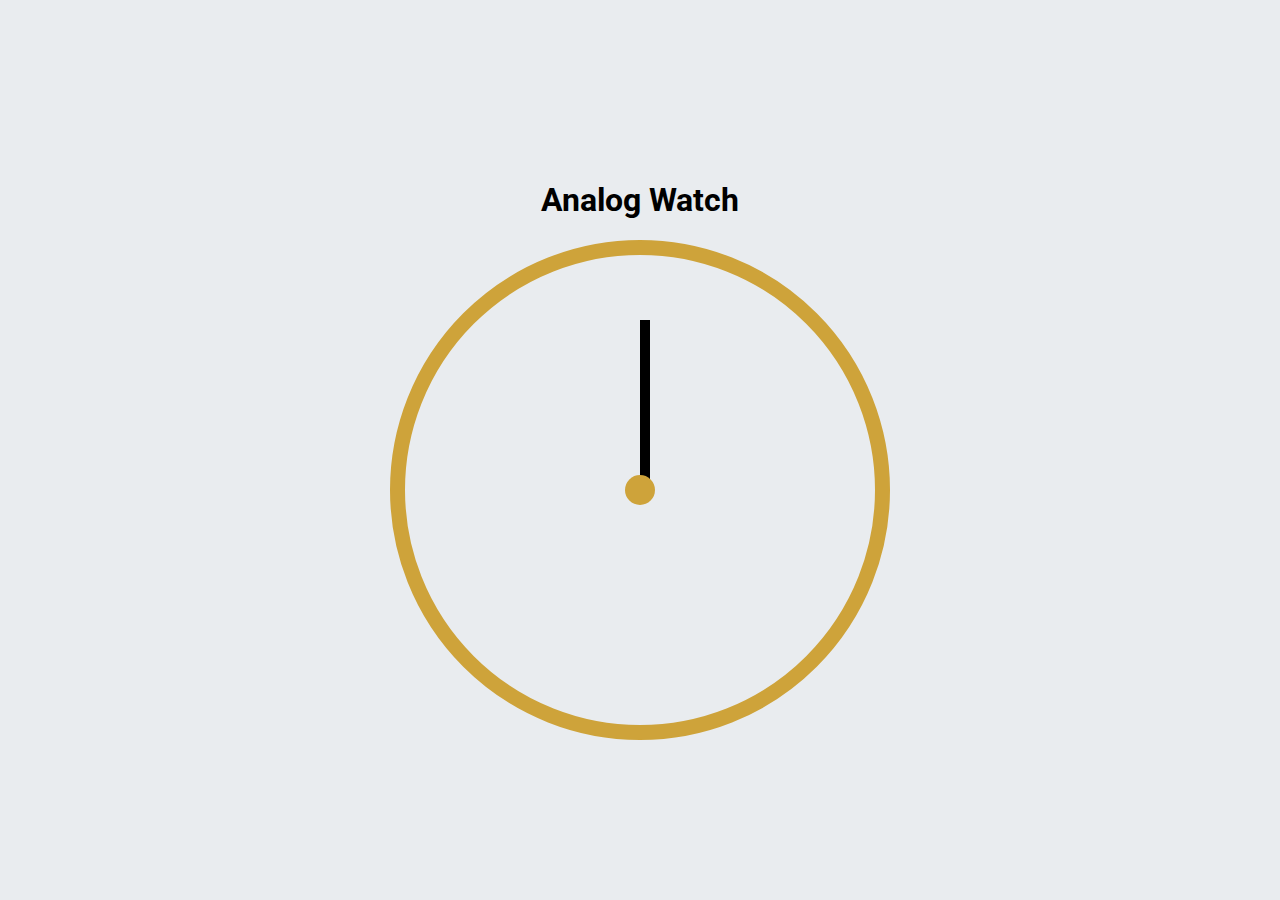
<file: clock/index.html>
<!DOCTYPE html>
<html lang="en">

<head>
    <meta charset="UTF-8" />
    <meta name="viewport" content="width=device-width, initial-scale=1.0" />
    <link rel="stylesheet" href="https://cdnjs.cloudflare.com/ajax/libs/font-awesome/5.15.1/css/all.min.css"
        integrity="sha512-+4zCK9k+qNFUR5X+cKL9EIR+ZOhtIloNl9GIKS57V1MyNsYpYcUrUeQc9vNfzsWfV28IaLL3i96P9sdNyeRssA=="
        crossorigin="anonymous" />
    <link rel="stylesheet" href="style.css" />
    <title>Analog Watch</title>
</head>

<body>
    <h1>Analog Watch</h1>
    <div class="clock">
        <div class="clock-inner">
            <div class="hand-hour"></div>
            <div class="hand-minute"></div>
            <div class="hand-second"></div>
            <div class="circle"></div>
        </div>
    </div>
    <script src="script.js"></script>
</body>

</html>
</file>
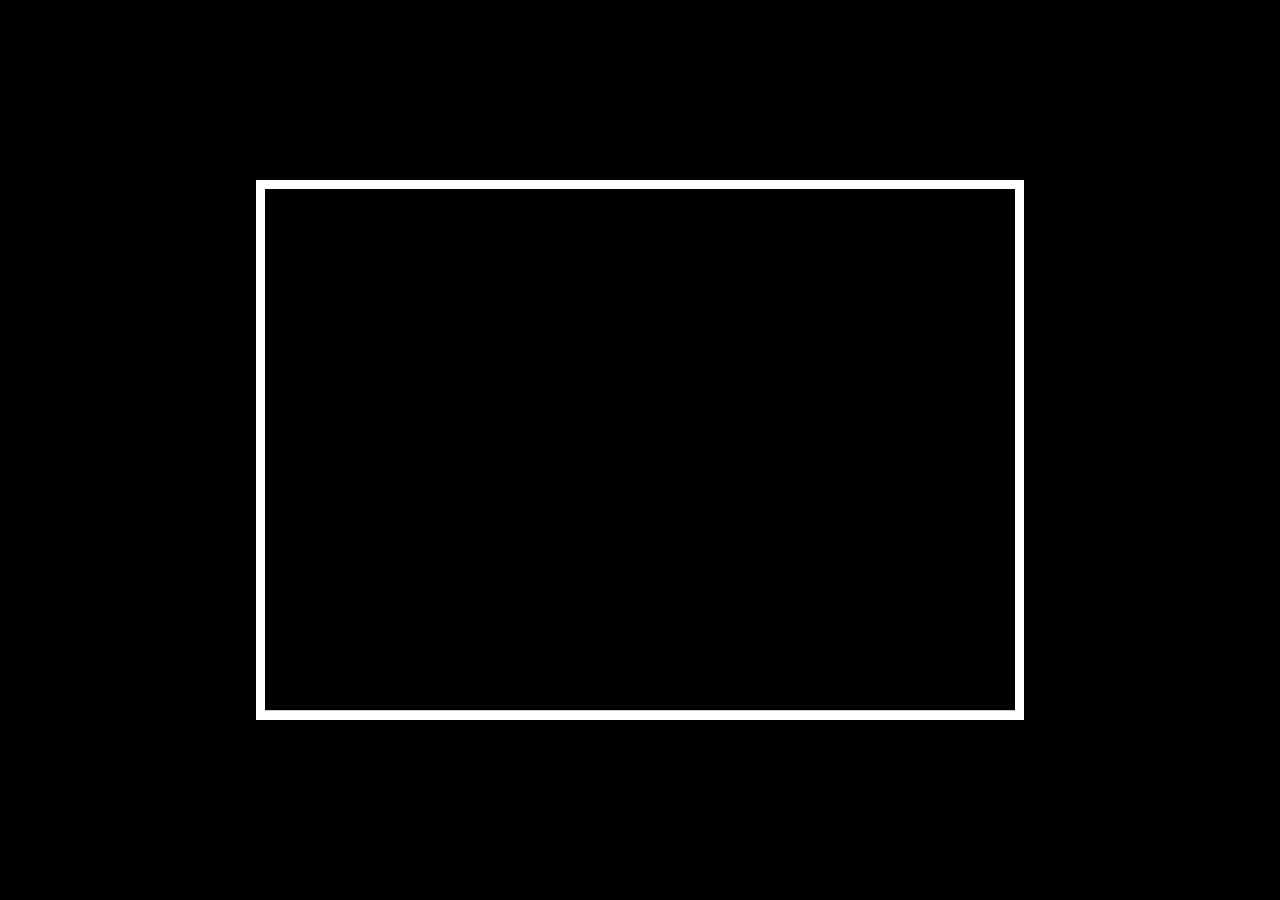
<file: expanding-cards2/index.html>
<!DOCTYPE html>
<html lang="en">

<head>
    <meta charset="UTF-8">
    <meta name="viewport" content="width=device-width, initial-scale=1.0">
    <link rel="stylesheet" href="https://cdnjs.cloudflare.com/ajax/libs/font-awesome/5.15.1/css/all.min.css"
        integrity="sha512-+4zCK9k+qNFUR5X+cKL9EIR+ZOhtIloNl9GIKS57V1MyNsYpYcUrUeQc9vNfzsWfV28IaLL3i96P9sdNyeRssA=="
        crossorigin="anonymous" />
    <link rel="stylesheet" href="style.css">
    <title>Expanding Cards2</title>
</head>

<body>
    <div class="container">

    </div>
    <script src="script.js"></script>
</body>

</html>
</file>
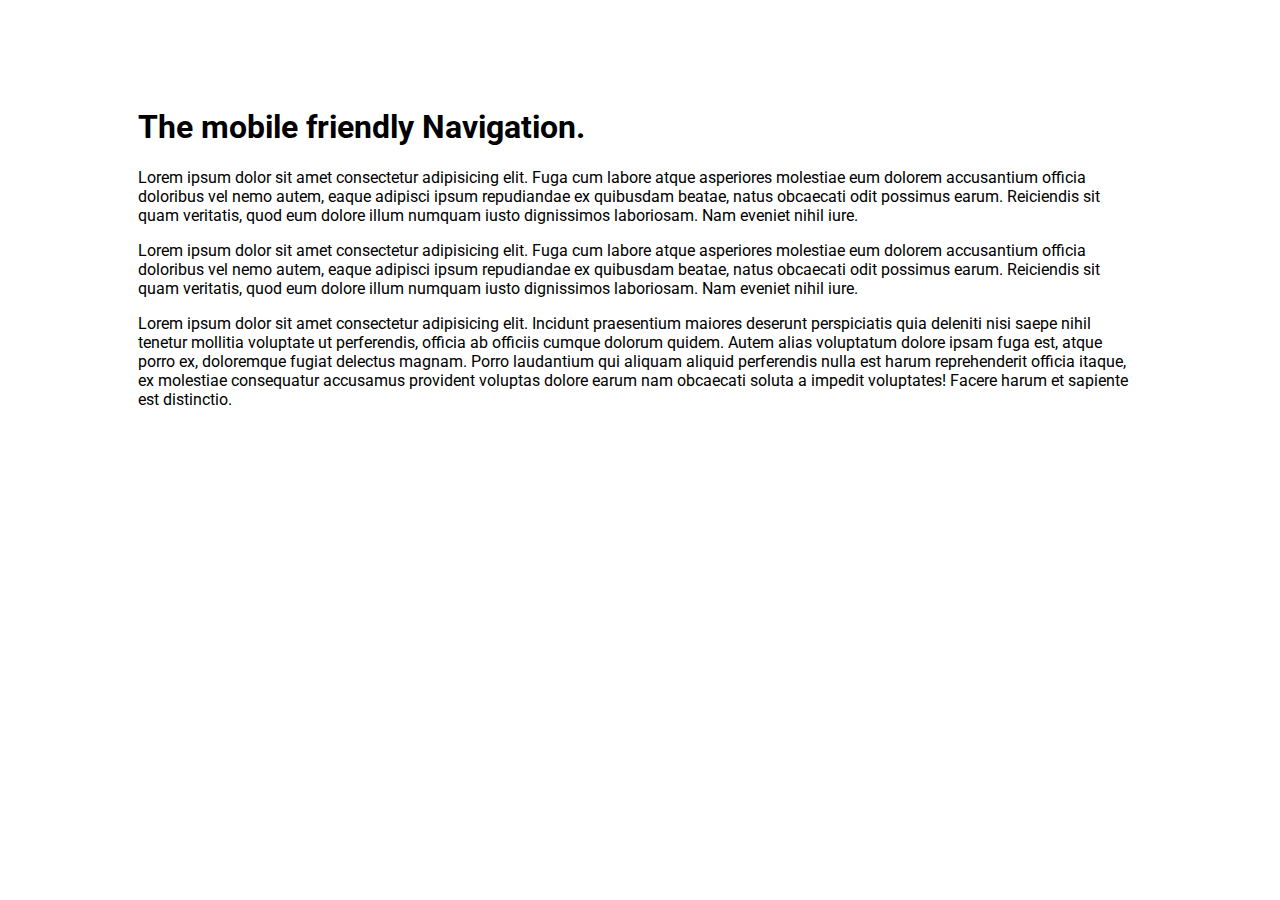
<file: fade-in-menu/index.html>
<!DOCTYPE html>
<html lang="en">

<head>
    <meta charset="UTF-8">
    <meta name="viewport" content="width=device-width, initial-scale=1.0">
    <link rel="stylesheet" href="https://cdnjs.cloudflare.com/ajax/libs/font-awesome/5.15.1/css/all.min.css"
        integrity="sha512-+4zCK9k+qNFUR5X+cKL9EIR+ZOhtIloNl9GIKS57V1MyNsYpYcUrUeQc9vNfzsWfV28IaLL3i96P9sdNyeRssA=="
        crossorigin="anonymous" />
    <link rel="stylesheet" href="style.css">
    <title>Navigation</title>
</head>

<body>
    <button class="nav-btn open-btn">
        <a href="#nav"><i class="fas fa-bars"></i></a>
    </button>
    <div class="nav" id="nav">
        <button class="nav-btn close-btn">
            <a href="#"><i class="fas fa-times"></i></a>
        </button>
        <ul>
            <li>Home</li>
            <li>About</li>
            <li>Projects</li>
            <li>Contact</li>
        </ul>
    </div>
    <div class="container">
        <h1>The mobile friendly Navigation.</h1>
        <p>Lorem ipsum dolor sit amet consectetur adipisicing elit. Fuga cum labore atque asperiores molestiae eum
            dolorem
            accusantium officia doloribus vel nemo autem, eaque adipisci ipsum repudiandae ex quibusdam beatae, natus
            obcaecati odit possimus earum. Reiciendis sit quam veritatis, quod eum dolore illum numquam iusto
            dignissimos
            laboriosam. Nam eveniet nihil iure.</p>
        <p>Lorem ipsum dolor sit amet consectetur adipisicing elit. Fuga cum labore atque asperiores molestiae eum
            dolorem
            accusantium officia doloribus vel nemo autem, eaque adipisci ipsum repudiandae ex quibusdam beatae, natus
            obcaecati odit possimus earum. Reiciendis sit quam veritatis, quod eum dolore illum numquam iusto
            dignissimos
            laboriosam. Nam eveniet nihil iure.</p>
        <p>Lorem ipsum dolor sit amet consectetur adipisicing elit. Incidunt praesentium maiores deserunt perspiciatis
            quia
            deleniti nisi saepe nihil tenetur mollitia voluptate ut perferendis, officia ab officiis cumque dolorum
            quidem.
            Autem alias voluptatum dolore ipsam fuga est, atque porro ex, doloremque fugiat delectus magnam. Porro
            laudantium qui aliquam aliquid perferendis nulla est harum reprehenderit officia itaque, ex molestiae
            consequatur accusamus provident voluptas dolore earum nam obcaecati soluta a impedit voluptates! Facere
            harum et
            sapiente est distinctio.</p>
    </div>
    <script src="script.js"></script>
</body>

</html>
</file>
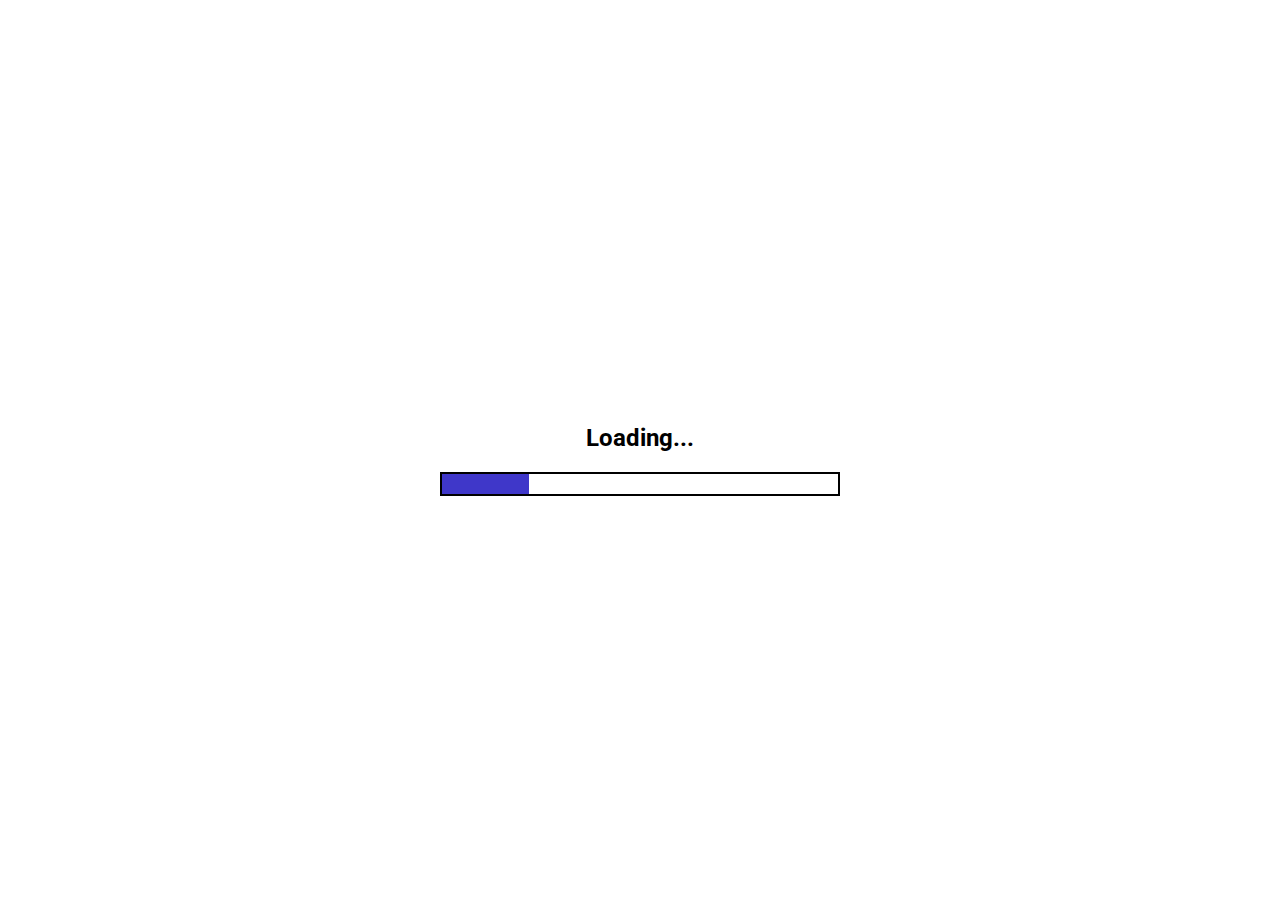
<file: loading/index.html>
<!DOCTYPE html>
<html lang="en">

<head>
    <meta charset="UTF-8">
    <meta name="viewport" content="width=device-width, initial-scale=1.0">
    <link rel="stylesheet" href="https://cdnjs.cloudflare.com/ajax/libs/font-awesome/5.15.1/css/all.min.css"
        integrity="sha512-+4zCK9k+qNFUR5X+cKL9EIR+ZOhtIloNl9GIKS57V1MyNsYpYcUrUeQc9vNfzsWfV28IaLL3i96P9sdNyeRssA=="
        crossorigin="anonymous" />
    <link rel="stylesheet" href="style.css">
    <title>Page Loading</title>
</head>

<body>
    <div class="container">
        <h1>The Main Content appears here.</h1>
        <p>Lorem ipsum dolor sit amet consectetur, adipisicing elit. Consectetur ea sapiente facere doloremque
            voluptatum earum fuga praesentium numquam rem. Temporibus quas qui maiores dolore, fugit esse soluta at
            nisi
            minus nulla, amet dignissimos aspernatur suscipit! Molestiae et quia quibusdam, cupiditate tempora
            dolore
            maiores ipsam rem velit, beatae esse fugiat earum sed voluptatibus explicabo iure est porro tenetur qui
            ullam. Dignissimos impedit expedita, sit iste, odit dolorum ab vero incidunt provident facilis atque
            consectetur, adipisci voluptate officiis nam ut illo repellendus repellat! Numquam exercitationem at qui
            veniam vero inventore, quaerat iure culpa omnis praesentium dolore? Nostrum quae dolores distinctio
            repudiandae neque.</p>
    </div>

    <div class="overlay">
        <h2>Loading...</h2>
        <div class="progress">
            <div class="progress-value"></div>
        </div>
    </div>

    </div>

    <script src="script.js"></script>
</body>

</html>
</file>
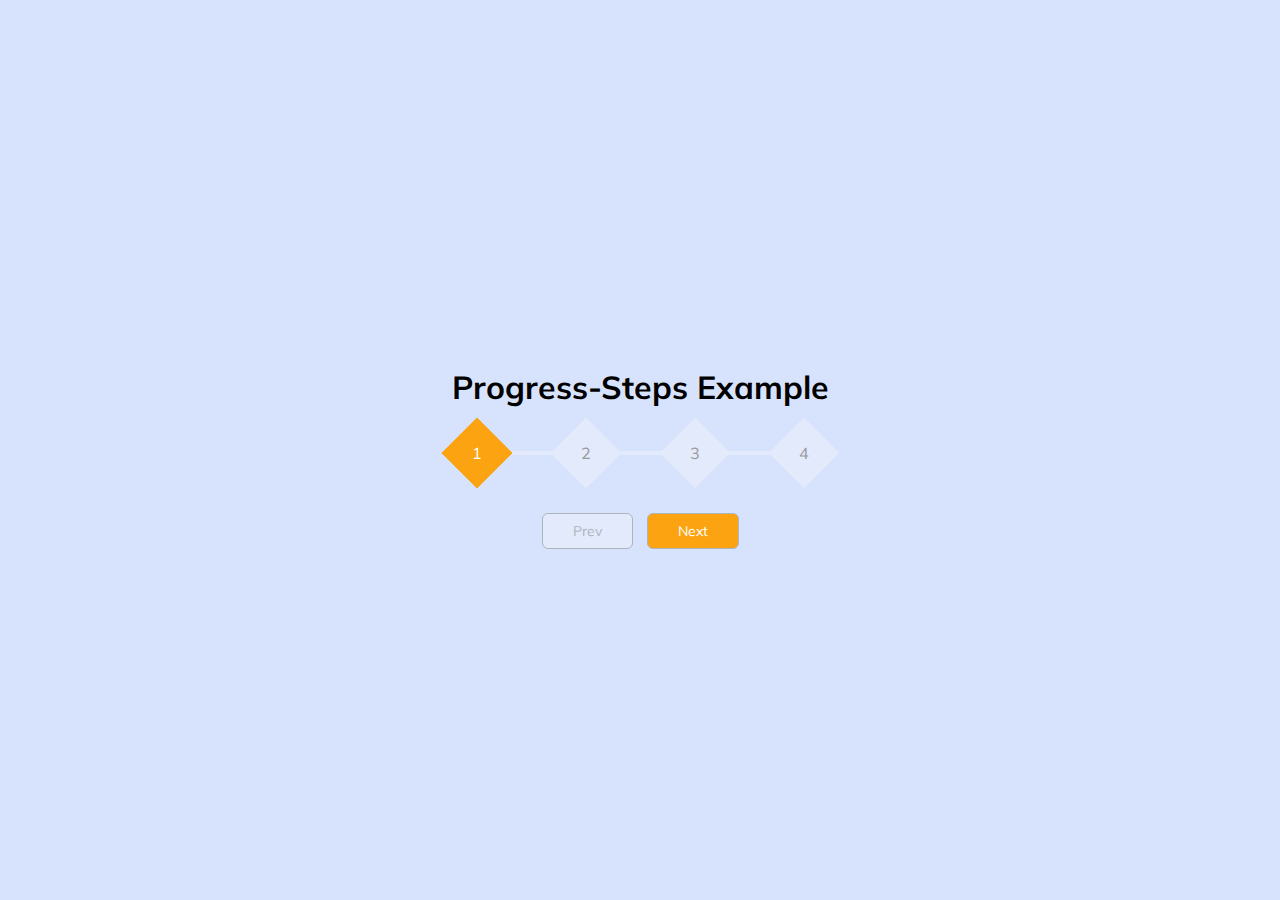
<file: progress/index.html>
<!DOCTYPE html>
<html lang="en">

<head>
    <meta charset="UTF-8">
    <meta name="viewport" content="width=device-width, initial-scale=1.0">
    <link rel="stylesheet" href="https://cdnjs.cloudflare.com/ajax/libs/font-awesome/5.15.1/css/all.min.css"
        integrity="sha512-+4zCK9k+qNFUR5X+cKL9EIR+ZOhtIloNl9GIKS57V1MyNsYpYcUrUeQc9vNfzsWfV28IaLL3i96P9sdNyeRssA=="
        crossorigin="anonymous" />
    <link rel="stylesheet" href="style.css">
    <title>Progress Steps</title>
</head>

<body>
    <div class="container">
        <h1>Progress-Steps Example</h1>
        <div class="progress-container">
            <div class="progress" id="progress"></div>
            <div class="circle active active-last"><span>1</span></div>
            <div class="circle"><span>2</span></div>
            <div class="circle"><span>3</span></div>
            <div class="circle"><span>4</span></div>
        </div>
        <button class="btn" id="prev" disabled>Prev</button>
        <button class="btn" id="next">Next</button>
    </div>
    <script src="script.js"></script>
</body>

</html>
</file>
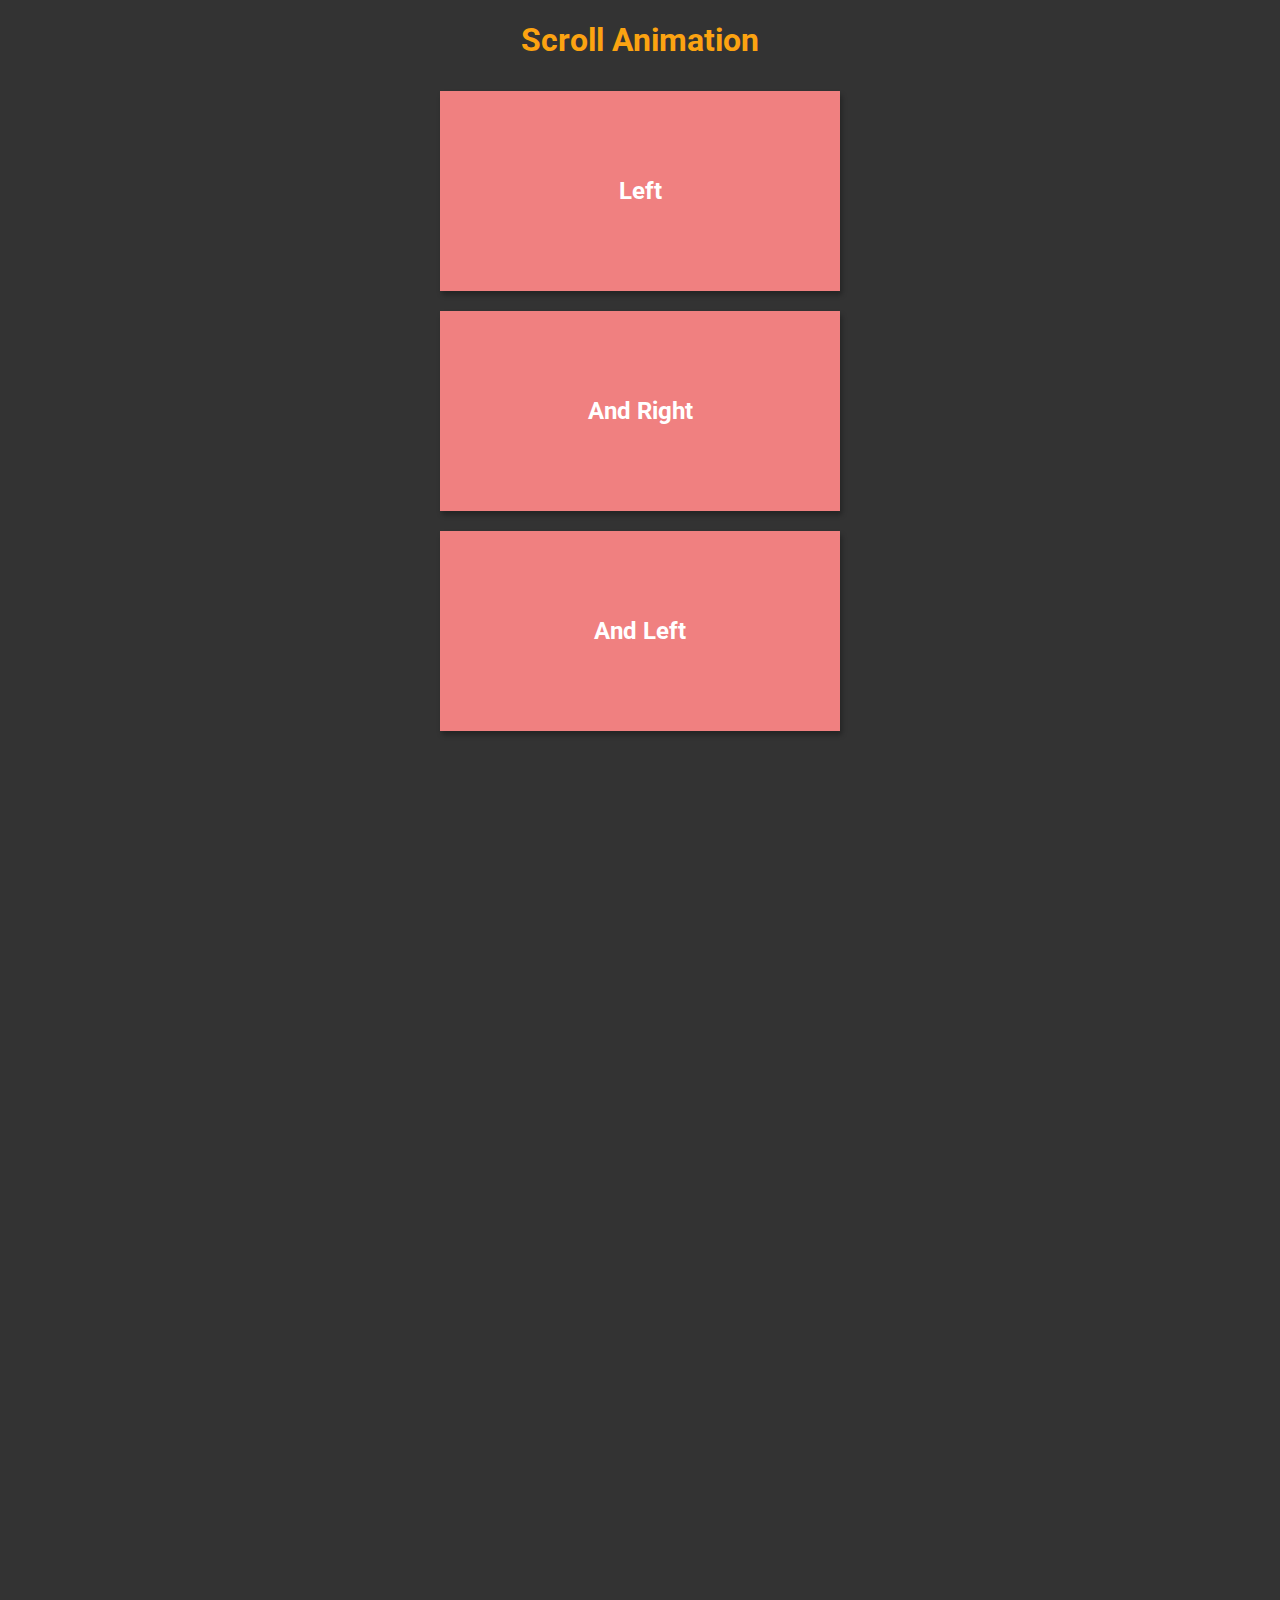
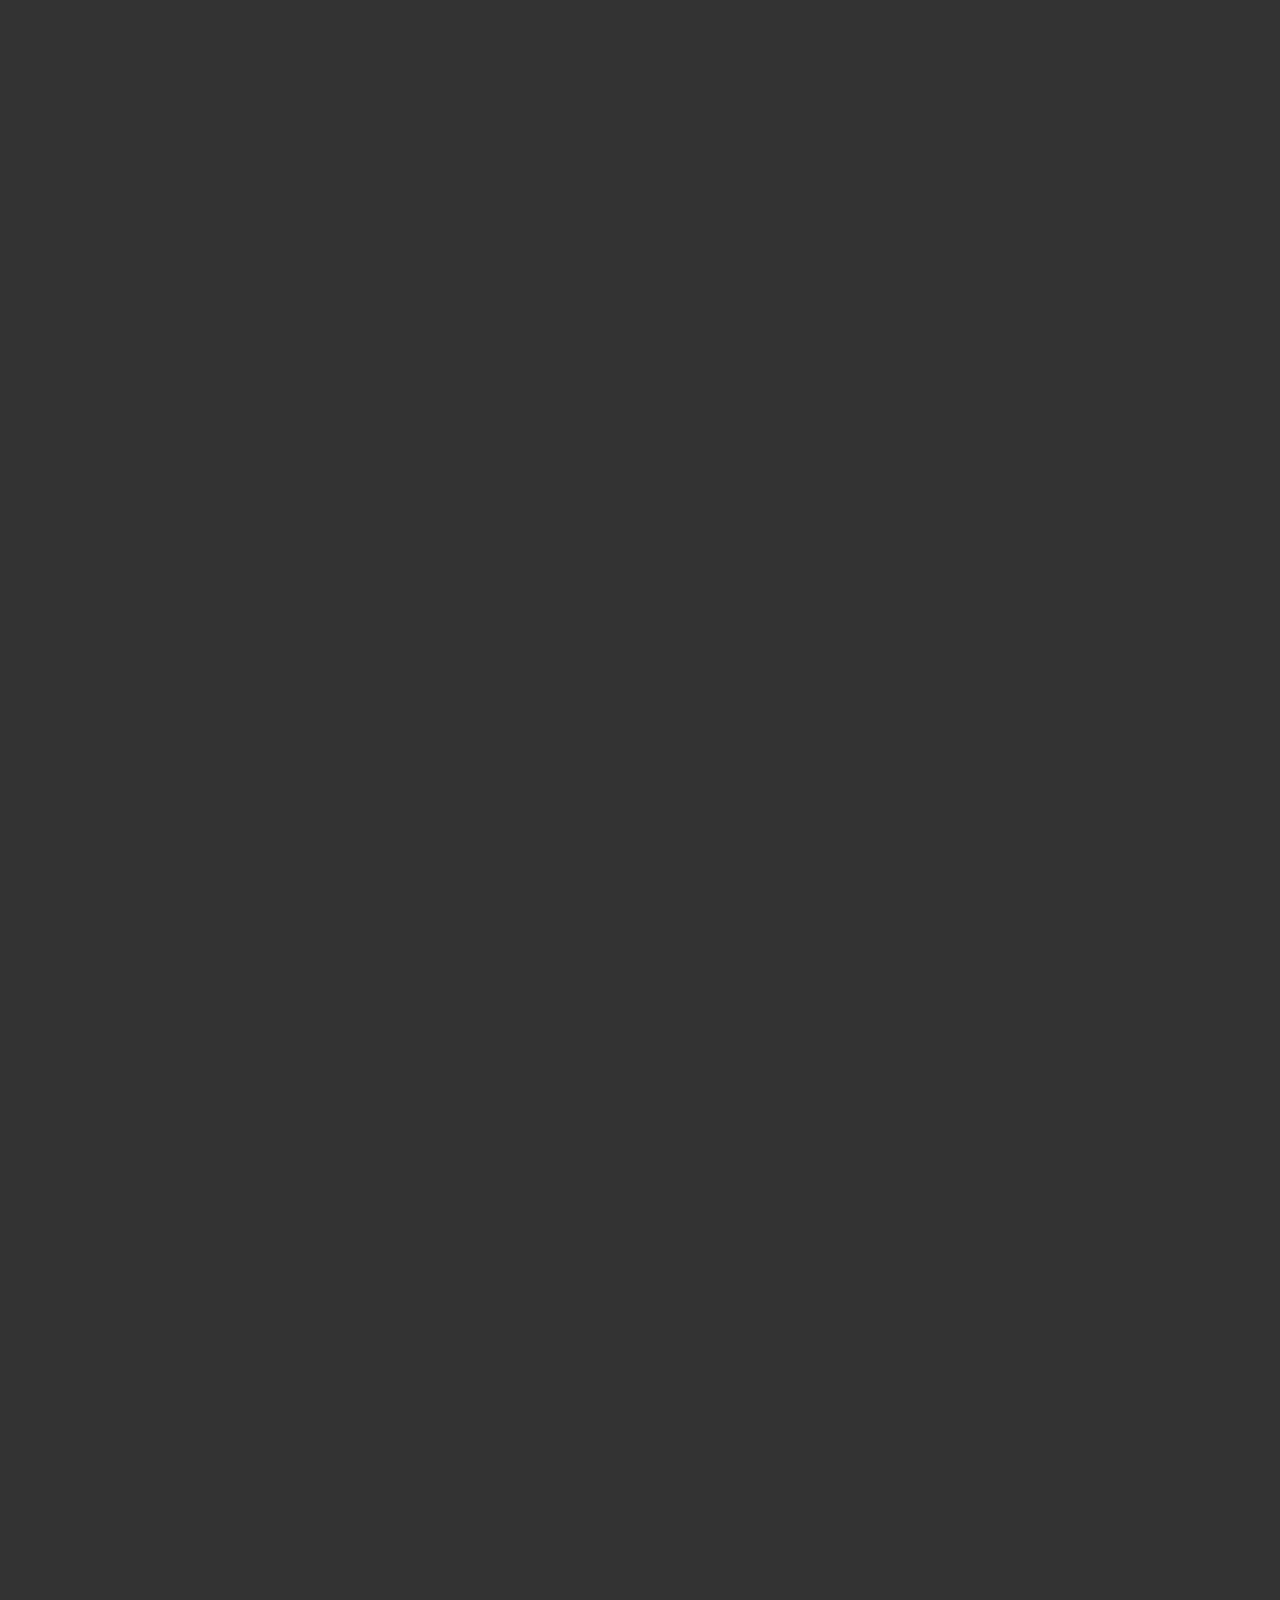
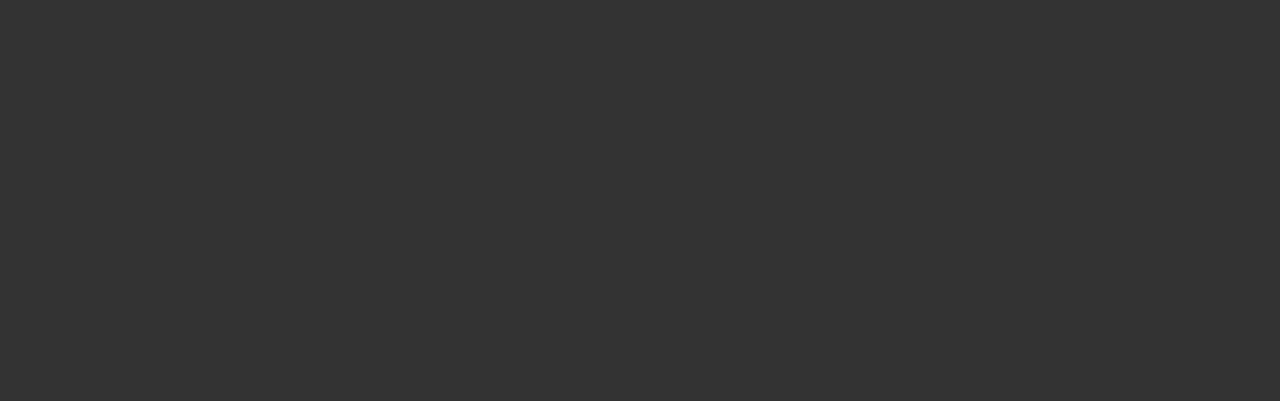
<file: scroll-animation/index.html>
<!DOCTYPE html>
<html lang="en">

<head>
    <meta charset="UTF-8">
    <meta name="viewport" content="width=device-width, initial-scale=1.0">
    <link rel="stylesheet" href="https://cdnjs.cloudflare.com/ajax/libs/font-awesome/5.15.1/css/all.min.css"
        integrity="sha512-+4zCK9k+qNFUR5X+cKL9EIR+ZOhtIloNl9GIKS57V1MyNsYpYcUrUeQc9vNfzsWfV28IaLL3i96P9sdNyeRssA=="
        crossorigin="anonymous" />
    <link rel="stylesheet" href="style.css">
    <title>Scroll Animation</title>
</head>

<body>
    <h1>Scroll Animation</h1>
    <div class="box">
        <h2>Left</h2>
    </div>
    <div class="box">
        <h2>And Right</h2>
    </div>
    <div class="box">
        <h2>And Left</h2>
    </div>
    <div class="box">
        <h2>And Right</h2>
    </div>
    <div class="box">
        <h2>And Left</h2>
    </div>
    <div class="box">
        <h2>And Right</h2>
    </div>
    <div class="box">
        <h2>And Left</h2>
    </div>
    <div class="box">
        <h2>And Right</h2>
    </div>
    <div class="box">
        <h2>And Left</h2>
    </div>
    <div class="box">
        <h2>And Right</h2>
    </div>
    <div class="box">
        <h2>And Left</h2>
    </div>
    <div class="box">
        <h2>And Right</h2>
    </div>
    <div class="box">
        <h2>And Left</h2>
    </div>
    <div class="box">
        <h2>And Right</h2>
    </div>
    <div class="box">
        <h2>And Left</h2>
    </div>
    <div class="box">
        <h2>And End.</h2>
    </div>
    <script src="script.js"></script>
</body>

</html>
</file>
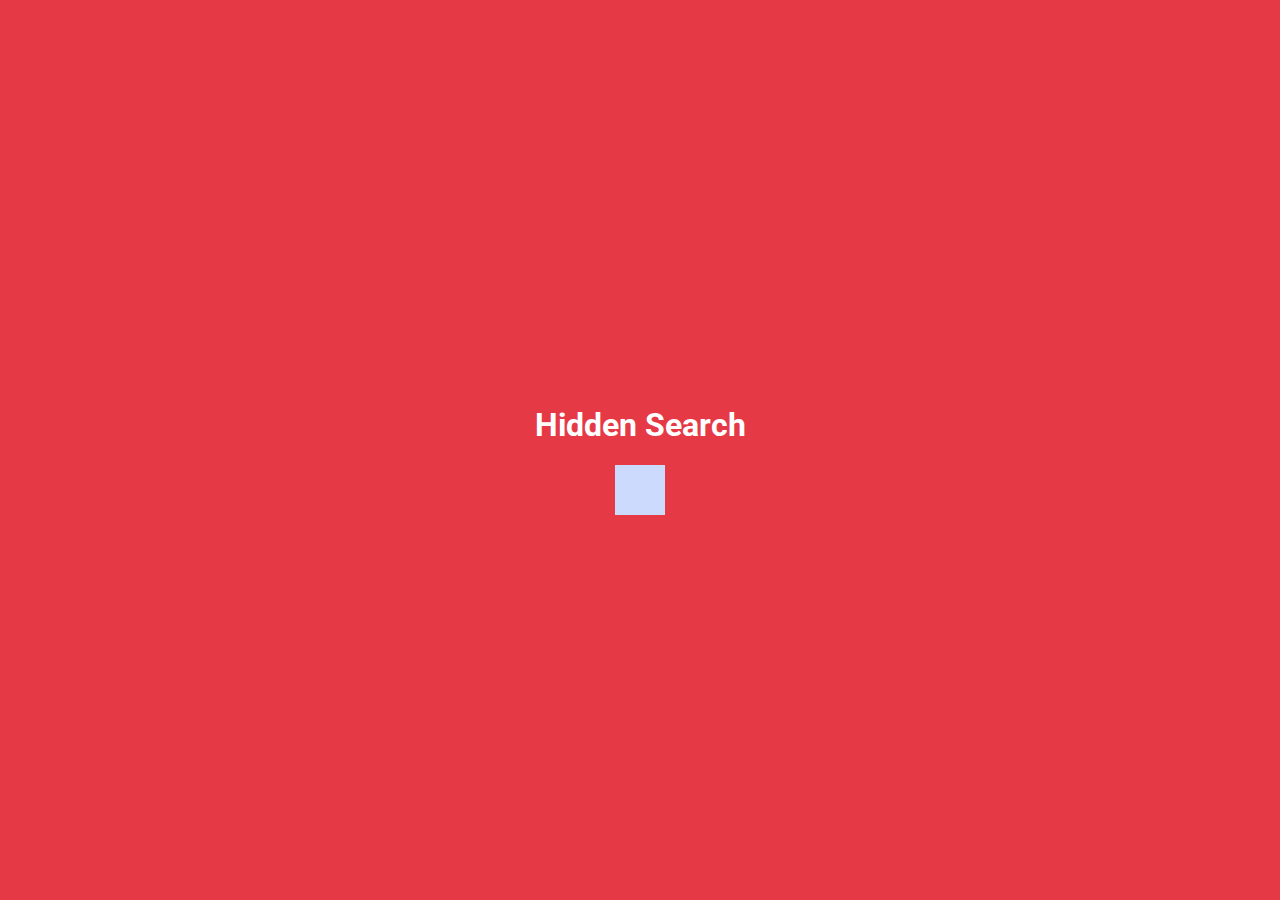
<file: search/index.html>
<!DOCTYPE html>
<html lang="en">

<head>
    <meta charset="UTF-8">
    <meta name="viewport" content="width=device-width, initial-scale=1.0">
    <link rel="stylesheet" href="https://cdnjs.cloudflare.com/ajax/libs/font-awesome/5.15.1/css/all.min.css"
        integrity="sha512-+4zCK9k+qNFUR5X+cKL9EIR+ZOhtIloNl9GIKS57V1MyNsYpYcUrUeQc9vNfzsWfV28IaLL3i96P9sdNyeRssA=="
        crossorigin="anonymous" />
    <link rel="stylesheet" href="style.css">
    <title>Hidden Search</title>
</head>

<body>
    <h1>Hidden Search</h1>
    <div class="search">
        <input type="search" class="input" placeholder="Search...">
        <button class="btn fas fa-search"></button>
    </div>
    <script src="script.js"></script>
</body>

</html>
</file>
<file: clock/style.css>
@import url('https://fonts.googleapis.com/css2?family=Roboto:ital,wght@0,400;1,700&display=swap');

:root {
  /*--color-watch: #e9c46a;*/
  --color-watch: #cea33a;
}

* {
  box-sizing: border-box;
}

body {
  font-family: 'Roboto', sans-serif;
  display: flex;
  flex-direction: column;
  align-items: center;
  justify-content: center;
  height: 100vh;
  overflow: hidden;
  margin: 0;
  background: #e9ecef;
}

.clock {
  position: relative;
  width: 500px;
  height: 500px;
  border: 15px solid var(--color-watch);
  transform: rotate(-90deg);
}

.clock,
.clock-inner,
.circle {
  border-radius: 50%;
}

.clock-inner {
  width: 100%;
  height: 100%;
  background-image: url('https://images.unsplash.com/photo-1455612693675-112974d4880b?ixid=MXwxMjA3fDB8MHxzZWFyY2h8NDh8fGN1YmVzfGVufDB8fDB8&ixlib=rb-1.2.1&auto=format&fit=crop&w=500&q=60');
  background-size: cover;
  background-position: center;
}

.hand-hour,
.hand-minute,
.hand-second {
  position: absolute;
  top: 50%;
  left: 50%;
  height: 10px;
  transform-origin: center left;
  background: var(--color-watch);
}

.hand-minute,
.hand-second {
  width: 170px;
}

.hand-second {
  background: #000;
}

.hand-hour {
  width: 110px;
}

.circle {
  position: absolute;
  top: 50%;
  left: 50%;
  width: 30px;
  height: 30px;
  transform: translateX(-50%) translateY(-50%);
  background: var(--color-watch);
}

@media (max-width: 460px) {
  .clock {
    width: 300px;
    height: 300px;
    border: 9px solid var(--color-watch);
  }

  .hand-hour,
  .hand-minute,
  .hand-second {
    height: 6px;
  }
  .hand-minute,
  .hand-second {
    width: 102px;
  }
  .hand-hour {
    width: 66px;
  }
  .circle {
    width: 18px;
    height: 18px;
  }
}
</file>
<file: expanding-cards2/style.css>
@import url('https://fonts.googleapis.com/css?family=Muli&display=swap');

* {
  box-sizing: border-box;
}

body {
  font-family: 'Muli', sans-serif;
  display: flex;
  align-items: center;
  flex-direction: column;
  justify-content: center;
  height: 100vh;
  width: 100vw;
  overflow: hidden;
  margin: 0;
  background: #000;
}

.container {
  width: 100vw;
  height: 100vh;
  display: grid;
  gap: 2px;
  grid-template-columns: repeat(10, 1fr);
  grid-template-rows: repeat(10, 1fr);
}

.panel {
  grid-column-start: span 2;
  grid-row-start: span 2;
  background-size: cover;
  -webkit-filter: grayscale(100%);
	filter: grayscale(100%);
	-webkit-transition: .3s ease-in-out;
	transition: .3s ease-in-out;
}

.panel:hover {
  -webkit-filter: grayscale(0);
	filter: grayscale(0);
}

.panel.active .panel-caption {
  position: absolute;
  height: 100%;
  width: 100%;
  top: 0;
  display: flex;
  flex-direction: column;
  justify-content: center;
  align-items: center;
  transition: transform 700ms;
  transform: translate3d(0, 100%, 0);
  background: #fff;
  border: none;
}

.panel.active {
  position: relative;
  overflow-y: hidden;
  grid-column: 3 / 9;
  grid-row: 3 / 9;
  border: 9px solid #fff;
  transition: background-image .7s ease-in;
  -webkit-filter: grayscale(0);
	filter: grayscale(0);
}

.panel.active:hover .panel-caption,
.panel.active:focus .panel-caption {
  transform: translate3d(0, 0, 0);
}
</file>
<file: fade-in-menu/style.css>
@import url('https://fonts.googleapis.com/css2?family=Roboto:ital,wght@0,400;1,700&display=swap');

* {
  box-sizing: border-box;
}

body {
  font-family: 'Roboto', sans-serif;
}

.container {
  max-width: 1024px;
  margin: 50px auto;
  padding: 10px;
}

.nav {
  position: fixed;
  top: 0;
  left: 0;
  width: 100%;
  max-width: 450px;
  height: 100vh;
  transform: translateX(-100%); /* the nav is out of the viewport in the initial state */
  transition: transform 0.3s ease-in-out; /* this 'fade-in' effect */
  background: #000;
  color: #fff;
}

/* this was used in combination with js
puts the nav into the viewport. class open is toggled when the open/close btn was clicked.
.nav.open {
    transform: translateX(0%); 
}
*/


#nav:target {
  transform: translateX(0%);
}

.nav ul {
    list-style: none;
}

.nav ul li {
  margin: 10px 0;
  font-size: 2rem;
}

a:hover, a:visited, a:link, a:active {
  text-decoration: none;
  color: #000;
}

.nav-btn {
  border: 0;
  background: transparent;
  font-size: 2rem;
  cursor: pointer;
}

.nav-btn:focus {
  outline: 0; /* deletes an ugly border that is displayed when the button has the focus */
}

.nav-btn.close-btn{
  position: absolute;
  top: 10px;
  right: 10px;
}

.nav-btn.close-btn a {
  color: #fff;
}
</file>
<file: loading/style.css>
@import url('https://fonts.googleapis.com/css2?family=Roboto:ital,wght@0,400;1,700&display=swap');

:root {
    --loading-color-primary: #3f37c9;
    --loading-color-secondary: #000;
}

* {
    box-sizing: border-box;
}

body {
    font-family: 'Roboto', sans-serif;
    display: flex;
    flex-direction: column;
    align-items: center;
    justify-content: center;
    height: 100vh;
    margin: 0;
}

.container {
    max-width: 1024px;
    margin: 50px auto;
}

.progress {
    width: 400px;
    height: 24px;
    border: 2px solid var(--loading-color-secondary);
    background: #fff;
}

.progress-value {
    background: var(--loading-color-primary);
    height: 100%;
    width: 0%; /* represents the % loaded */
}

.overlay {
    position: absolute;
    display: flex;
    flex-direction: column;
    align-items: center;
    justify-content: center;
    height: 100vh;
    width: 100vw;
    background: #fff;
    transition: opacity 1000ms ease-out;
}
</file>
<file: progress/style.css>
@import url('https://fonts.googleapis.com/css?family=Muli&display=swap');

:root {
    --line-border-fill: #fca311;
    --line-border-empty: #e2eafc; 
}

* {
    box-sizing: border-box;
}

body {
    background-color: #d7e3fc;
    font-family: 'Muli', sans-serif;
    display: flex;
    align-items: center;
    justify-content: center;
    height: 100vh;
    width: 100vw;
    overflow: hidden;
    margin: 0;
}

.container {
    text-align: center;
    margin: 15px;
}

.progress-container {
    display: flex;
    justify-content: space-between;
    position: relative;
    margin-bottom: 30px;
}

.progress-container::before {
    content: '';
    background-color: var(--line-border-empty);
    position: absolute;
    top: 50%;
    left: 0;
    transform: translateY(-50%);
    height: 4px;
    width: 100%;
    z-index: -1;
}

.progress {
    background-color: var(--line-border-fill);
    position: absolute;
    top: 50%;
    left: 0;
    transform: translateY(-50%);
    height: 4px;
    width: 0%;
    z-index: -1;
    transition: .4s ease;
}

.circle {
    background-color: var(--line-border-empty);
    color: #999;
    height: 50px;
    width: 50px;
    display: flex;
    align-items: center;
    justify-content: center;
    border: 3px solid var(--line-border-empty);
    transition: .4s ease;
    transform: rotate(45deg);
}
.circle:hover {
    cursor: default;
}

.circle.active {
    border-color: var(--line-border-fill);
}

.circle.active-last {
    background-color: var(--line-border-fill);
    color: #fff;
    animation-name: rotateSquare;
    animation-duration: 300ms;
    animation-iteration-count: 1;
    animation-timing-function: linear; 
}

.circle span {
  transform: rotate(-45deg);
}

@keyframes rotateSquare {
    from {
        transform:rotate(0deg);
    }
    to {
        transform:rotate(180deg);
    }
}

.btn {
    background-color: var(--line-border-fill);
    color: #fff;
    border: 1px solid #adb5bd;
    border-radius: 6px;
    font-family: inherit;
    padding: 8px 30px;
    margin: 5px;
    font-size: 14px;
}

.btn:active {
    transform: scale(0.98);
}

.btn:focus {
    outline: none;
}

.btn:disabled {
    background-color: var(--line-border-empty);
    color: #adb5bd;
    cursor: not-allowed;
}
</file>
<file: scroll-animation/style.css>
@import url('https://fonts.googleapis.com/css2?family=Roboto:ital,wght@0,400;1,700&display=swap');

* {
    box-sizing: border-box;
}

body {
    font-family: 'Roboto', sans-serif;
    display: flex;
    flex-direction: column;
    align-items: center;
    justify-content: center;
    margin: 0;
    background: #333;
    overflow-x: hidden;
}

h1 {
    color: #fca311;
}
.box {
    display: flex;
    justify-content: center;
    align-items: center;
    margin: 10px;
    background: lightcoral;
    color: #fff;
    width: 400px;
    height: 200px;
    box-shadow: 2px 4px 5px rgba(0, 0, 0, .3);
    transition: transform 400ms ease-in;
}

.box:nth-of-type(even) {
    transform: translateX(400%);
}

.box:nth-of-type(odd){
    transform: translateX(-400%);
}

.box.box-visible {
    transform: translateX(0);
}
</file>
<file: search/style.css>
@import url("https://fonts.googleapis.com/css2?family=Roboto:ital,wght@0,400;1,700&display=swap");
* {
  box-sizing: border-box;
}

body {
  font-family: "Roboto", sans-serif;
  display: flex;
  flex-direction: column;
  align-items: center;
  justify-content: center;
  height: 100vh;
  overflow: hidden;
  margin: 0;
  background: #e63946;
  color: #fff;
}

.search {
  height: 50px;
  width: 50px;
  position: relative;
}
.search .input {
  font-size: 24px;
  transition: width 300ms ease;
  border: 0;
}
.search .btn {
  transition: transform 300ms ease;
  border: 0;
  background: #ccdbfd;
}
.search .input,
.search .btn {
  width: 50px;
  height: 50px;
  position: absolute;
  top: 0;
  left: 0;
}
.search .input:focus,
.search .btn:focus {
  outline: 0;
}
.search.active .input {
  width: 200px;
}
.search.active .btn {
  transform: translateX(198px);
}

/*# sourceMappingURL=style.css.map */
</file>
